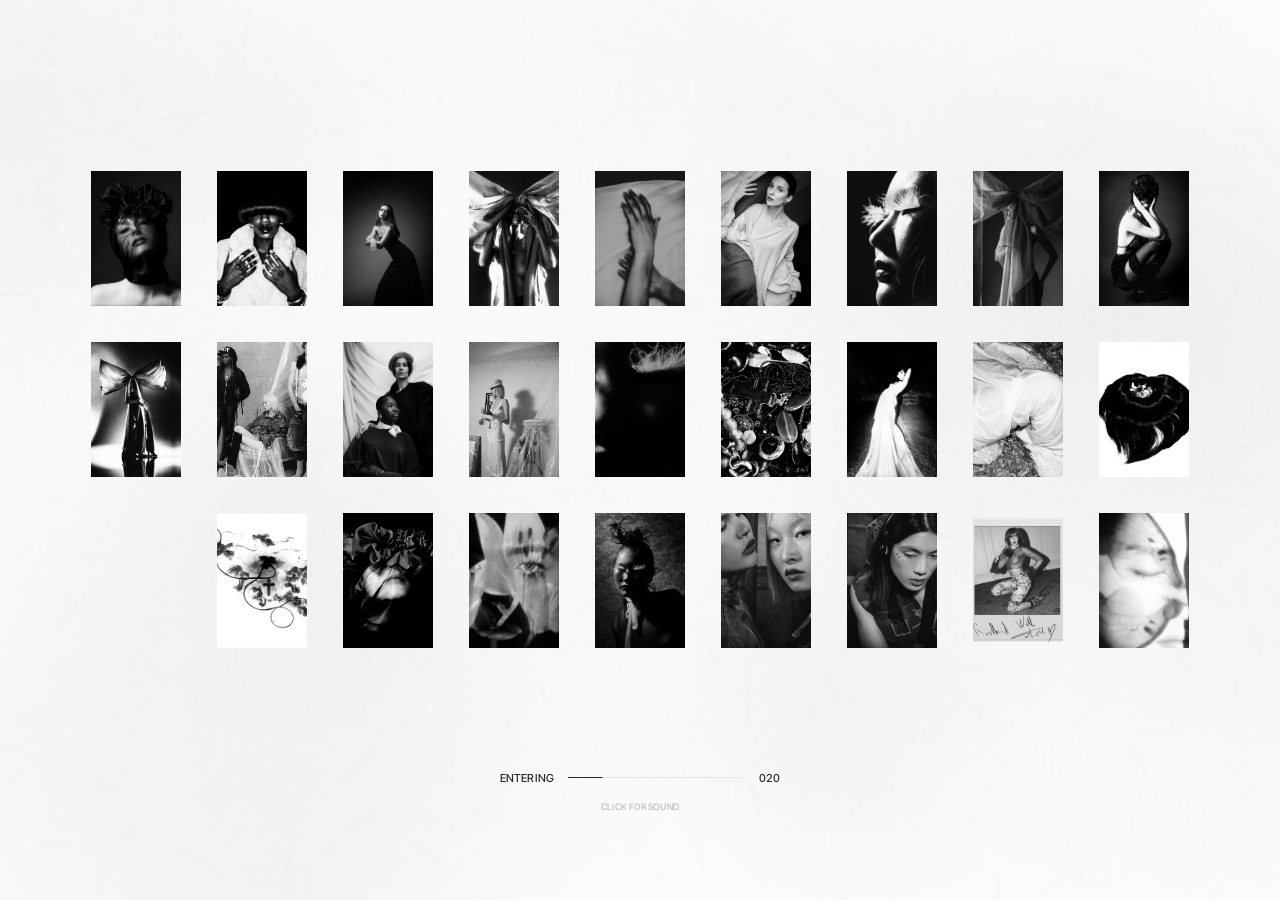
<file: index.html>
<!doctype html>
<html lang="en">
<head>
  <meta charset="utf-8">
  <meta name="viewport" content="width=device-width, initial-scale=1, viewport-fit=cover">
  <title>Marguerite Le Petit</title>
  <meta name="description" content="Marguerite Le Petit: photography, videography, art direction and digital project management. Based in Paris.">
  <meta name="theme-color" content="#ffffff">
  <script>if (!("onpagereveal" in window)) document.documentElement.classList.add("no-vt");</script>
  <link rel="preconnect" href="https://fonts.googleapis.com">
  <link rel="preconnect" href="https://fonts.gstatic.com" crossorigin>
  <link href="https://fonts.googleapis.com/css2?family=Inter+Tight:wght@400;500&display=swap" rel="stylesheet">
  <link rel="icon" href="assets/mark-64.png" type="image/png" sizes="64x64">
  <link rel="icon" href="assets/mark-32.png" type="image/png" sizes="32x32">
  <link rel="shortcut icon" href="favicon.ico">
  <link rel="stylesheet" href="css/style.css?v=202610142108">
</head>
<body class="gallery" data-page="home">
  <div id="entry" class="entry"></div>
  <header id="site-header"></header>
  <main>
    <div id="stage"></div>
    <div id="index"></div>
  </main>
  <footer id="site-footer"></footer>
  <script src="js/data.js?v=202610142108"></script>
  <script src="js/site.js?v=202610142108"></script>
  <script src="js/home.js?v=202610142108"></script>
</body>
</html>
</file>
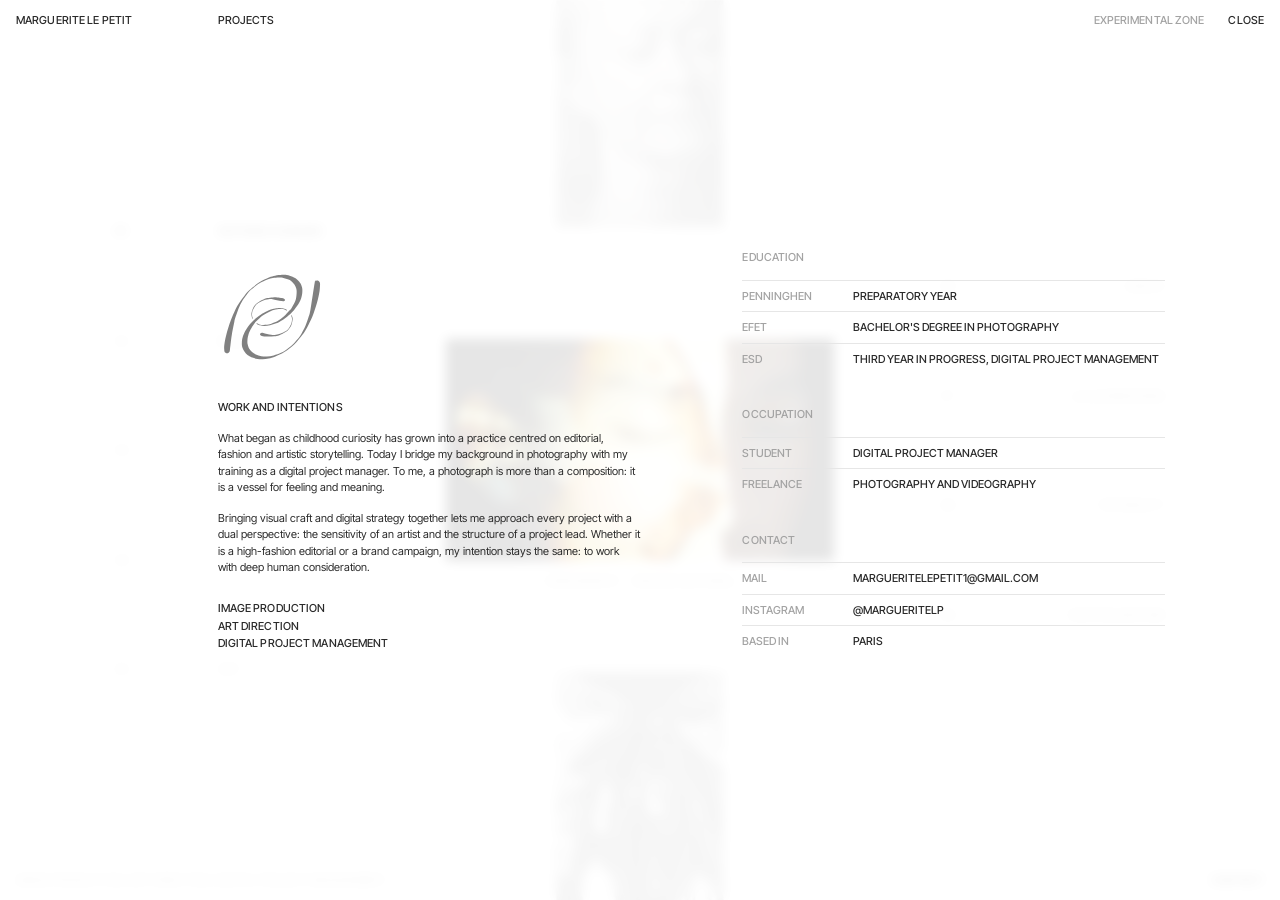
<file: about.html>
<!doctype html>
<html lang="en">
<head>
  <meta charset="utf-8">
  <meta name="viewport" content="width=device-width, initial-scale=1, viewport-fit=cover">
  <title>About, Marguerite Le Petit</title>
  <meta name="description" content="Marguerite Le Petit: photography, videography, art direction and digital project management. Based in Paris.">
  <meta name="theme-color" content="#ffffff">
  <script>if (!("onpagereveal" in window)) document.documentElement.classList.add("no-vt");</script>
  <link rel="preconnect" href="https://fonts.googleapis.com">
  <link rel="preconnect" href="https://fonts.gstatic.com" crossorigin>
  <link href="https://fonts.googleapis.com/css2?family=Inter+Tight:wght@400;500&display=swap" rel="stylesheet">
  <link rel="icon" href="assets/mark-64.png" type="image/png" sizes="64x64">
  <link rel="icon" href="assets/mark-32.png" type="image/png" sizes="32x32">
  <link rel="shortcut icon" href="favicon.ico">
  <link rel="stylesheet" href="css/style.css?v=202610142108">
</head>
<body class="gallery" data-page="home" data-about="open">
  <div id="entry" class="entry"></div>
  <header id="site-header"></header>
  <main>
    <div id="stage"></div>
    <div id="index"></div>
  </main>
  <footer id="site-footer"></footer>
  <script src="js/data.js?v=202610142108"></script>
  <script src="js/site.js?v=202610142108"></script>
  <script src="js/home.js?v=202610142108"></script>
</body>
</html>
</file>
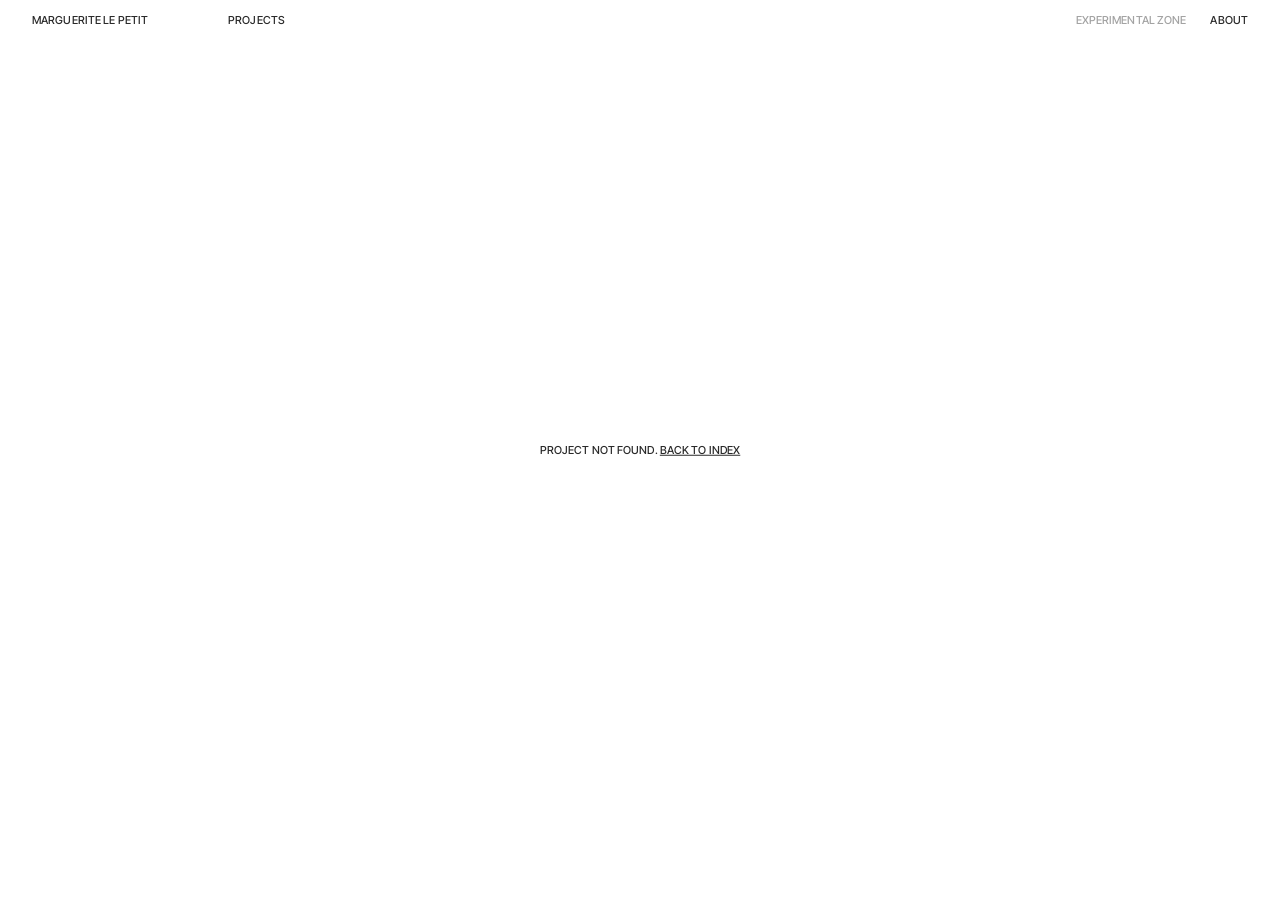
<file: project.html>
<!doctype html>
<html lang="en">
<head>
  <meta charset="utf-8">
  <meta name="viewport" content="width=device-width, initial-scale=1, viewport-fit=cover">
  <title>Project, Marguerite Le Petit</title>
  <meta name="description" content="Marguerite Le Petit: photography, videography, art direction and digital project management. Based in Paris.">
  <meta name="theme-color" content="#ffffff">
  <script>if (!("onpagereveal" in window)) document.documentElement.classList.add("no-vt");</script>
  <link rel="preconnect" href="https://fonts.googleapis.com">
  <link rel="preconnect" href="https://fonts.gstatic.com" crossorigin>
  <link href="https://fonts.googleapis.com/css2?family=Inter+Tight:wght@400;500&display=swap" rel="stylesheet">
  <link rel="icon" href="assets/mark-64.png" type="image/png" sizes="64x64">
  <link rel="icon" href="assets/mark-32.png" type="image/png" sizes="32x32">
  <link rel="shortcut icon" href="favicon.ico">
  <link rel="stylesheet" href="css/style.css?v=202610142108">
</head>
<body data-page="project">
  <header id="site-header"></header>
  <main id="project"></main>
  <footer id="site-footer"></footer>
  <script src="js/data.js?v=202610142108"></script>
  <script src="js/site.js?v=202610142108"></script>
  <script src="js/project.js?v=202610142108"></script>
</body>
</html>
</file>
<file: css/style.css>
/*
  Design: small uppercase grotesk pinned to the corners, white for the
  index and the photo/case pages, black for film and the experimental zone.
  The font is Inter Tight; swap --font for Neue Montreal (Pangram Pangram)
  if you license it.
*/

:root {
  --bg: #ffffff;
  --fg: #2a2a2a; /* ink: a soft dark grey, never pure black on text */
  --muted: #a3a3a3;
  --line: #e6e6e6;
  --placeholder: #f1f1f1;
  --overlay: rgba(255, 255, 255, 0.9);
  --pad: 16px;
  --font: "Inter Tight", "Helvetica Neue", Helvetica, Arial, sans-serif;
  --ease: cubic-bezier(0.77, 0, 0.18, 1);
  --ease-out: cubic-bezier(0.16, 1, 0.3, 1);
}

.theme-dark {
  --bg: #0b0b0b;
  --fg: #f0f0f0;
  --muted: #6f6f6f;
  --line: #262626;
  --placeholder: #161616;
  --overlay: rgba(11, 11, 11, 0.92);
  color-scheme: dark;
}

*,
*::before,
*::after {
  box-sizing: border-box;
}

html {
  -webkit-text-size-adjust: 100%;
  background: var(--bg);
}

body {
  margin: 0;
  background: var(--bg);
  color: var(--fg);
  font-family: var(--font);
  font-size: 11px;
  line-height: 1.5;
  font-weight: 400;
  -webkit-font-smoothing: antialiased;
}

a {
  color: inherit;
  text-decoration: none;
}

button {
  font: inherit;
  color: inherit;
  background: none;
  border: 0;
  padding: 0;
  cursor: pointer;
  text-transform: inherit;
  letter-spacing: inherit;
}

img,
video,
iframe,
canvas {
  display: block;
}

ul,
ol,
dl,
dd {
  list-style: none;
  margin: 0;
  padding: 0;
}

p,
h1,
h2,
figure,
blockquote {
  margin: 0;
}

:focus-visible {
  outline: 1px solid var(--fg);
  outline-offset: 3px;
}

.ui,
#site-header,
#site-footer {
  font-size: 11px;
  font-weight: 500;
  text-transform: uppercase;
  letter-spacing: 0.01em;
}

h1.ui,
h2.ui {
  font-size: 11px;
  font-weight: 500;
}

.muted {
  color: var(--muted);
}

.display {
  font-size: clamp(44px, 9.5vw, 160px);
  line-height: 0.86;
  letter-spacing: -0.045em;
  font-weight: 500;
  text-transform: uppercase;
}

.text {
  display: flex;
  flex-direction: column;
  gap: 0.9em;
  max-width: 46ch;
}

.back {
  color: var(--muted);
  transition: color 0.25s;
}

.back:hover {
  color: var(--fg);
}

/* ── Page transitions ───────────────────────────────────── */

@view-transition {
  navigation: auto;
}

::view-transition-old(root) {
  animation: vt-out 0.45s var(--ease) both;
}

::view-transition-new(root) {
  animation: vt-in 0.75s var(--ease-out) 0.1s both;
}

@keyframes vt-out {
  to {
    opacity: 0;
  }
}

@keyframes vt-in {
  from {
    opacity: 0;
    transform: translateY(18px);
  }
}

/* The clicked image glides into place on the next page. */
::view-transition-group(hero) {
  z-index: 50;
  animation-duration: 0.95s;
  animation-timing-function: var(--ease);
}

::view-transition-old(hero),
::view-transition-new(hero) {
  width: 100%;
  height: 100%;
  object-fit: cover;
  animation-duration: 0.95s;
}

/* The header stays put while pages change beneath it. */
#site-header {
  view-transition-name: site-header;
}

::view-transition-group(site-header) {
  animation: none;
}

/* Fallback fade for browsers without cross-document view transitions. */
.no-vt body {
  animation: page-in 0.6s var(--ease-out) both;
}

.no-vt.is-leaving body {
  opacity: 0;
  transition: opacity 0.35s ease;
}

@keyframes page-in {
  from {
    opacity: 0;
  }
}

/* ── Header & footer ────────────────────────────────────── */

#site-header {
  position: fixed;
  top: 0;
  left: 0;
  right: 0;
  z-index: 40;
  height: 40px;
  pointer-events: none;
}

#site-header > * {
  position: absolute;
  top: 12px;
  pointer-events: auto;
}

.name {
  left: var(--pad);
}

.projects-link {
  left: 17%;
}

.right {
  right: var(--pad);
  display: flex;
  gap: 24px;
}

.projects-link,
.right a {
  color: var(--muted);
  transition: color 0.25s;
}

.projects-link:hover,
.projects-link[aria-current],
.right a:hover,
.right a[aria-current] {
  color: var(--fg);
}

.short {
  display: none;
}

/* Over film, the header inverts against the picture. */
.t-film-page #site-header {
  color: #fff;
  mix-blend-mode: difference;
}

/* On scrolling pages, a solid strip keeps the header legible. */
[data-page="project"]:not(.t-film-page) #site-header,
#site-footer {
  position: fixed;
  left: var(--pad);
  right: var(--pad);
  bottom: 12px;
  z-index: 30;
  display: flex;
  justify-content: space-between;
  gap: 24px;
  pointer-events: none;
}

#site-footer > * {
  pointer-events: auto;
}

#site-footer:empty {
  display: none;
}

@media (max-width: 760px) {
  #site-header {
    background: var(--bg);
  }
  .projects-link {
    left: 45%;
  }
  .right .long {
    display: none;
  }
  .right .short {
    display: inline;
  }
  .right {
    gap: 16px;
  }
  #site-footer {
    left: 0;
    right: 0;
    bottom: 0;
    padding: 10px var(--pad) 12px;
    background: var(--bg);
  }
  .t-film-page #site-header {
    background: transparent;
  }
}

/* ── Intro ──────────────────────────────────────────────── */

.entry-active,
.entry-active body {
  overflow: hidden;
}

.entry {
  position: fixed;
  inset: 0;
  z-index: 90;
  background: #fff;
  color: var(--fg);
  overflow: hidden;
  transition: opacity 0.7s ease, visibility 0.7s;
}

.entry.done {
  opacity: 0;
  visibility: hidden;
}

.mosaic {
  position: absolute;
  inset: 0;
}

/* Tracing paper behind the tiles (drawn by paperTexture in home.js):
   milky clouds and faint fibres, softly blurred, drifting very slowly. */
.paper {
  position: absolute;
  inset: -6%;
  width: 112%;
  height: 112%;
  pointer-events: none;
  filter: blur(1.4px);
  animation: paper-drift 40s ease-in-out infinite alternate;
}

@keyframes paper-drift {
  from {
    transform: translate3d(-1.8%, -1.2%, 0) rotate(-0.4deg) scale(1.01);
  }
  to {
    transform: translate3d(1.8%, 1.2%, 0) rotate(0.4deg) scale(1.04);
  }
}

/* Small portrait tiles; "on" fades them in, off fades them to white. */
.m-tile {
  position: absolute;
  will-change: transform;
}

.m-tile img {
  width: 100%;
  height: 100%;
  object-fit: cover;
  filter: grayscale(1);
  opacity: 0;
  transition: opacity 1.8s cubic-bezier(0.45, 0, 0.55, 1);
}

.m-tile.on img {
  opacity: 1;
}

.entry-load {
  position: absolute;
  left: 50%;
  width: min(280px, 70vw);
  transform: translateX(-50%);
  display: flex;
  align-items: center;
  gap: 14px;
  transition: opacity 0.5s ease;
}

.entry-line {
  position: relative;
  flex: 1;
  height: 1px;
  background: #e6e6e6;
  overflow: hidden;
}

.entry-line span {
  position: absolute;
  inset: 0;
  background: var(--fg);
  transform: scaleX(0);
  transform-origin: left;
}

.entry-pct {
  min-width: 2.2em;
  text-align: right;
  font-variant-numeric: tabular-nums;
}

.entry-sound {
  position: absolute;
  top: calc(100% + 14px);
  left: 0;
  right: 0;
  font-size: 9px;
  text-align: center;
  opacity: 0.7;
  transition: opacity 0.6s ease;
}

.entry.sound-on .entry-sound {
  opacity: 0;
}

.entry.leaving .entry-load {
  opacity: 0;
}

/* ── Home: endless column ───────────────────────────────── */

body.gallery {
  overflow: hidden;
  height: 100vh;
  height: 100dvh;
  overscroll-behavior: none;
}

#stage {
  position: fixed;
  inset: 0;
  overflow: hidden;
  touch-action: none;
}

.item {
  position: absolute;
  top: 0;
  left: 50%;
  overflow: hidden;
  transform-origin: 50% 50%;
  will-change: transform, opacity;
}

.focus-caption {
  position: fixed;
  top: 0;
  left: 50%;
  z-index: 5;
  margin: 0;
  color: var(--muted);
  white-space: nowrap;
  pointer-events: none;
}

/* The picture is taller than its frame and drifts inside it while scrolling
   (--py goes from 1 at the bottom of the screen to -1 at the top). */
.item img {
  position: absolute;
  left: 0;
  top: -12%;
  width: 100%;
  height: 124%;
  transform: translate3d(0, calc(var(--py, 0) * 9%), 0);
  filter: grayscale(var(--g, 0));
  object-fit: cover;
  background: var(--placeholder);
  clip-path: inset(50% 50% 50% 50%);
  user-select: none;
  -webkit-user-drag: none;
}

.ready .item img {
  clip-path: inset(0);
  transition: clip-path 1.1s var(--ease) var(--d, 0s);
}

.badge {
  position: absolute;
  left: 8px;
  bottom: 8px;
  color: #fff;
  mix-blend-mode: difference;
}

/* Two-column index, left and right of the column. */
#index {
  position: fixed;
  inset: 0;
  z-index: 10;
  pointer-events: none;
}

.index-col {
  position: absolute;
  top: 50%;
  transform: translateY(-50%);
  display: flex;
  flex-direction: column;
  gap: max(10px, min(calc(12vh - 15px), calc(72vh / var(--rows, 6) - 15px)));
}

.index-col.left {
  left: 9%;
  width: 22%;
}

.index-col.right {
  left: 73.5%;
  right: 9%;
}

.index-col button {
  display: flex;
  width: 100%;
  font-weight: 500;
  text-transform: uppercase;
  text-align: left;
  color: var(--muted);
  pointer-events: auto;
  transition: color 0.3s;
}

.index-col button:hover,
.index-col button.is-active {
  color: var(--fg);
}

.index-col .num {
  flex: none;
  width: 8vw;
}

.index-col .title {
  overflow: hidden;
  text-overflow: ellipsis;
  white-space: nowrap;
}

.index-col.right button {
  justify-content: space-between;
}

.footer-left .disciplines {
  color: var(--muted);
}

.active-label {
  display: none;
}

@media (max-width: 760px) {
  #index,
  .footer-left .disciplines {
    display: none;
  }
  .active-label {
    display: inline;
  }
}

/* ── Cursor ─────────────────────────────────────────────── */

.has-cursor,
.has-cursor * {
  cursor: none !important;
}

.cursor {
  position: fixed;
  top: 0;
  left: 0;
  z-index: 200;
  pointer-events: none;
  color: #fff;
  mix-blend-mode: difference;
}

/* A thin plus sign. Over pictures and over any clickable text it becomes a
   filled square that inverts what's beneath ("difference" blending), with
   a label over pictures. */
.cursor-box {
  position: absolute;
  width: 13px;
  height: 13px;
  border-radius: 0;
  transform: translate(-50%, -50%);
  transition: width 0.4s var(--ease), height 0.4s var(--ease), transform 0.45s var(--ease),
    border-radius 0.4s var(--ease), background-color 0.3s;
}

.cursor-box::before,
.cursor-box::after {
  content: "";
  position: absolute;
  background: #fff;
  transition: opacity 0.25s;
}

.cursor-box::before {
  left: 50%;
  top: 0;
  bottom: 0;
  width: 1px;
  transform: translateX(-50%);
}

.cursor-box::after {
  top: 50%;
  left: 0;
  right: 0;
  height: 1px;
  transform: translateY(-50%);
}

/* Over pictures and clickable text: a filled square that inverts what's
   beneath it. */
.cursor.is-label .cursor-box,
.cursor.is-title .cursor-box {
  width: 20px;
  height: 20px;
  background: #fff;
  transform: translate(-50%, -50%);
}

.cursor.is-title .cursor-box {
  width: 12px;
  height: 12px;
}

.cursor.is-label .cursor-box::before,
.cursor.is-label .cursor-box::after,
.cursor.is-title .cursor-box::before,
.cursor.is-title .cursor-box::after {
  opacity: 0;
}

.cursor.is-down .cursor-box {
  width: 9px;
  height: 9px;
}

.cursor-label {
  position: absolute;
  left: 20px;
  top: -7px;
  font-size: 11px;
  font-weight: 500;
  text-transform: uppercase;
  white-space: nowrap;
  opacity: 0;
  transform: translateX(-6px);
  transition: opacity 0.25s, transform 0.35s var(--ease-out);
}

.cursor.is-label .cursor-label {
  opacity: 1;
  transform: none;
}

/* ── About overlay ──────────────────────────────────────── */

.about {
  position: fixed;
  inset: 0;
  z-index: 35;
  background: var(--overlay);
  -webkit-backdrop-filter: blur(6px);
  backdrop-filter: blur(6px);
  opacity: 0;
  visibility: hidden;
  overflow-y: auto;
  transition: opacity 0.5s ease, visibility 0.5s;
}

.about-open .about {
  opacity: 1;
  visibility: visible;
}

.about-inner {
  min-height: 100%;
  display: grid;
  grid-template-columns: minmax(0, 1fr) minmax(0, 1fr);
  align-items: center;
  gap: 8vw;
  padding: 96px 9% 72px 17%;
}

.about-col {
  display: flex;
  flex-direction: column;
  gap: 14px;
  max-width: 440px;
  transform: translateY(14px);
  transition: transform 0.7s var(--ease-out);
}

.about-open .about-col {
  transform: none;
}

.about-logo {
  width: 108px;
  height: auto;
  margin-bottom: 22px;
  overflow: visible;
  /* comes into focus: blurred and faint, then sharp */
  opacity: 0;
  filter: blur(14px);
  transform: scale(1.04);
  /* reset only after the panel has faded out */
  transition: opacity 0s 0.5s, filter 0s 0.5s, transform 0s 0.5s;
}

.about-logo path {
  fill: #808080;
}

.about-open .about-logo {
  opacity: 1;
  filter: blur(0);
  transform: none;
  transition: opacity 3s ease 0.3s, filter 4.2s cubic-bezier(0.25, 0.1, 0.25, 1) 0.3s, transform 4.6s var(--ease-out) 0.3s;
}

@media (prefers-reduced-motion: reduce) {
  .about-logo,
  .about-open .about-logo {
    opacity: 1;
    filter: none;
    transform: none;
    transition: none;
  }
}

.about-col .disciplines {
  margin-top: 10px;
  line-height: 1.6;
}

.rows {
  margin-bottom: 18px;
}

.rows li {
  display: grid;
  grid-template-columns: 9em 1fr;
  gap: 12px;
  padding: 7px 0;
  border-top: 1px solid var(--line);
  text-transform: uppercase;
  font-weight: 500;
}

.rows li > :first-child {
  color: var(--muted);
}

.rows a:hover {
  color: var(--muted);
}

@media (max-width: 760px) {
  .about-inner {
    grid-template-columns: 1fr;
    gap: 40px;
    padding: 88px var(--pad) 64px;
  }
}

/* ── Scroll reveal ──────────────────────────────────────── */

[data-reveal] {
  opacity: 0;
  transform: translateY(28px);
  transition: opacity 1s ease, transform 1.2s var(--ease-out);
}

[data-reveal].in {
  opacity: 1;
  transform: none;
}

figure[data-reveal] img {
  clip-path: inset(0 0 100% 0);
  transition: clip-path 1.3s var(--ease);
}

figure[data-reveal].in img {
  clip-path: inset(0);
}

/* Project text arriving in a cascade (see cascadeText). */
.cascade {
  opacity: 0;
  transform: translateY(12px);
  filter: blur(3px);
  transition: opacity 1.1s ease var(--d), transform 1.3s var(--ease-out) var(--d), filter 1.1s ease var(--d);
}

.cascade-in .cascade {
  opacity: 1;
  transform: none;
  filter: none;
}

/* ── Lightbox ───────────────────────────────────────────── */

.lb-open,
.lb-open body {
  overflow: hidden;
}

.lightbox {
  position: fixed;
  inset: 0;
  z-index: 100;
  background: var(--bg);
  display: flex;
  align-items: center;
  justify-content: center;
  padding: 48px var(--pad);
  opacity: 0;
  transition: opacity 0.3s ease;
}

.lightbox.open {
  opacity: 1;
}

.lightbox[hidden] {
  display: none;
}

.lightbox img {
  max-width: 100%;
  max-height: 100%;
  object-fit: contain;
}

.lb-close {
  position: absolute;
  top: 12px;
  right: var(--pad);
}

.lb-prev,
.lb-next,
.lb-count {
  position: absolute;
  bottom: 12px;
}

.lb-prev {
  left: var(--pad);
}

.lb-next {
  right: var(--pad);
}

.lb-count {
  left: 50%;
  transform: translateX(-50%);
  font-variant-numeric: tabular-nums;
}

/* ── Shared project parts ───────────────────────────────── */

.meta {
  display: flex;
  flex-direction: column;
  gap: 10px;
}

.meta dt {
  color: var(--muted);
}

[data-lightbox] {
  cursor: zoom-in;
}

figcaption.ui {
  margin-top: 8px;
  font-variant-numeric: tabular-nums;
}

img[data-lightbox],
.case-media img,
.tile img {
  background: var(--placeholder);
}

/* Next project: a slim indicator; scrolling on fills the line. */
.next {
  min-height: 26vh;
  display: flex;
  flex-direction: column;
  justify-content: flex-end;
  gap: 14px;
  padding: 6vh var(--pad) 18px;
  border-top: 1px solid var(--line);
}

.next-link {
  display: flex;
  align-items: center;
  gap: 20px;
}

.next-name {
  white-space: nowrap;
}

.next-bar {
  flex: 1;
  height: 1px;
  background: var(--line);
  overflow: hidden;
}

.next-bar span {
  display: block;
  height: 100%;
  background: var(--fg);
  transform: scaleX(0);
  transform-origin: left;
}

.next-pct {
  min-width: 4em;
  text-align: right;
  font-variant-numeric: tabular-nums;
}

.next-hint {
  display: flex;
  gap: 8px;
  transition: opacity 0.3s;
}

.next-arrow {
  display: inline-block;
  animation: nudge 1.6s ease-in-out infinite;
}

@keyframes nudge {
  50% {
    transform: translateY(4px);
  }
}

.pulling .next-hint {
  opacity: 0;
}

/* Page wipe used when moving on to the next project. */
.wipe {
  position: fixed;
  inset: 0;
  z-index: 150;
  background: #0b0b0b;
  transform: translateY(100%);
  transition: transform 0.65s var(--ease);
  pointer-events: none;
}

.wipe.cover {
  transform: none;
}

.wipe.lift {
  transform: translateY(-100%);
}

.not-found {
  position: fixed;
  top: 50%;
  left: 50%;
  transform: translate(-50%, -50%);
}

.not-found a {
  text-decoration: underline;
}

/* ── Series (photography) ───────────────────────────────── */

.series-info {
  position: fixed;
  top: 0;
  bottom: 0;
  left: var(--pad);
  width: calc(28vw - var(--pad) * 2);
  padding: 96px 0 40px;
  overflow-y: auto;
  scrollbar-width: none;
  display: flex;
  flex-direction: column;
  gap: 18px;
}

.at-next .series-info {
  opacity: 0;
  pointer-events: none;
}

.series-info {
  transition: opacity 0.5s ease;
}

.series-info::-webkit-scrollbar {
  display: none;
}

.series-info h1 {
  margin-top: -12px;
}

.series-info blockquote {
  font-size: 15px;
  line-height: 1.3;
  letter-spacing: -0.01em;
  max-width: 24em;
}

.series-media {
  --mw: calc(70vw - var(--pad));
  margin-left: 30vw;
  margin-right: var(--pad);
  padding: 96px 0 16vh;
  display: flex;
  flex-direction: column;
  gap: 16vh;
}

.row {
  display: flex;
  gap: 12px;
}

.row img {
  width: 100%;
  height: auto;
  aspect-ratio: var(--r);
}

.row-full figure {
  width: 100%;
  display: flex;
  flex-direction: column;
  align-items: center;
}

.row-full img {
  width: auto;
  max-width: 100%;
  height: min(88vh, calc(var(--mw) / var(--r)));
}

.row-full figcaption {
  align-self: flex-start;
}

.row-pair figure {
  flex: 1;
  min-width: 0;
}

.row-left figure,
.row-right figure {
  width: min(52%, calc(80vh * var(--r)));
}

.row-right {
  justify-content: flex-end;
}

/* ── Film (videography) ─────────────────────────────────── */

.film-hero {
  position: relative;
  height: 100vh;
  height: 100svh;
  overflow: hidden;
  background: #000;
}

.film-video {
  position: absolute;
  inset: 0;
  width: 100%;
  height: 100%;
  object-fit: cover;
}

.film-overlay {
  position: absolute;
  left: var(--pad);
  right: var(--pad);
  bottom: 52px;
  color: #fff;
  mix-blend-mode: difference;
  pointer-events: none;
}

.film-overlay .display {
  margin-top: 10px;
  animation: rise 1.2s var(--ease-out) 0.25s both;
}

@keyframes rise {
  from {
    opacity: 0;
    transform: translateY(40%);
  }
}

.film-controls {
  position: absolute;
  left: var(--pad);
  right: var(--pad);
  bottom: 14px;
  display: flex;
  align-items: center;
  gap: 20px;
  color: #fff;
  mix-blend-mode: difference;
}

.film-progress {
  flex: 1;
  height: 1px;
  background: rgba(255, 255, 255, 0.3);
  overflow: hidden;
}

.film-progress span {
  display: block;
  height: 100%;
  background: #fff;
  transform: scaleX(0);
  transform-origin: left;
}

.film-time {
  font-variant-numeric: tabular-nums;
}

.film-info {
  display: grid;
  grid-template-columns: minmax(0, 1fr) minmax(0, 1.3fr) minmax(0, 0.8fr);
  gap: 4vw;
  padding: 18vh var(--pad);
}

.film-info > div:first-child {
  display: flex;
  flex-direction: column;
  gap: 10px;
}

.film-info .back {
  margin-top: 14px;
}

.film-grid {
  padding: 0 var(--pad) 12vh;
}

.section-label {
  margin-bottom: 16px;
}

.tiles {
  columns: 3;
  column-gap: 12px;
}

.tile {
  position: relative;
  break-inside: avoid;
  margin-bottom: 12px;
}

.tile img {
  width: 100%;
  height: auto;
}

.tile-num {
  position: absolute;
  top: 8px;
  left: 8px;
  z-index: 1;
  color: #fff;
  mix-blend-mode: difference;
}

/* ── Case study (digital / branding) ────────────────────── */

.case-head {
  display: grid;
  grid-template-columns: minmax(0, 1fr) minmax(0, 1.4fr) minmax(0, 0.8fr);
  gap: 4vw;
  padding: 120px var(--pad) 10vh;
}

.case-head > div:first-child {
  display: flex;
  flex-direction: column;
  gap: 6px;
}

.case-hero {
  display: flex;
  justify-content: center;
  margin: 0 var(--pad) 18vh;
}

.case-hero img {
  width: auto;
  max-width: 100%;
  height: min(90vh, calc((100vw - var(--pad) * 2) / var(--r)));
  aspect-ratio: var(--r);
}

.case-sec {
  display: grid;
  grid-template-columns: 26vw minmax(0, 1fr);
  gap: 2vw;
  padding: 0 var(--pad);
  margin-bottom: 18vh;
}

.case-sec.cont {
  margin-top: -14vh;
}

.case-label {
  position: sticky;
  top: 72px;
  align-self: start;
  display: flex;
  flex-direction: column;
  gap: 16px;
  max-width: 36ch;
}

.items div {
  padding: 9px 0;
  border-top: 1px solid var(--line);
}

.items dt {
  margin-bottom: 4px;
}

.case-media {
  display: grid;
  gap: 12px;
  align-items: start;
}

.layout-grid-2 {
  grid-template-columns: repeat(2, minmax(0, 1fr));
}

.layout-grid-3 {
  grid-template-columns: repeat(3, minmax(0, 1fr));
}

.layout-grid-4 {
  grid-template-columns: repeat(4, minmax(0, 1fr));
}

.layout-grid-5 {
  grid-template-columns: repeat(5, minmax(0, 1fr));
}

.layout-single-narrow {
  grid-template-columns: minmax(0, 340px);
}

.span-all {
  grid-column: 1 / -1;
}

.case-media img,
.case-media video {
  width: 100%;
  height: auto;
}

.case-media video {
  background: #000;
}

.case-quote {
  max-width: 24em;
  margin: 0 var(--pad) 18vh calc(26vw + 2vw + var(--pad));
  font-size: clamp(20px, 2.4vw, 34px);
  line-height: 1.15;
  letter-spacing: -0.02em;
}

.case-back {
  padding: 0 var(--pad) 10vh;
}

/* Never show Safari's own play button over the videos. */
video::-webkit-media-controls,
video::-webkit-media-controls-start-playback-button,
video::-webkit-media-controls-overlay-play-button {
  display: none !important;
  -webkit-appearance: none;
}

/* ── Experimental zone ──────────────────────────────────── */
/* White page, a short centred line of text, an opening index of
   project pictures, then the experimental pieces laid out like a magazine. */

.lab-text {
  position: absolute;
  top: 64px;
  left: 50%;
  z-index: 6;
  width: min(440px, calc(100vw - 2 * var(--pad)));
  transform: translateX(-50%);
  font-size: 10px;
  text-align: center;
  line-height: 1.6;
  letter-spacing: 0.02em;
  pointer-events: none;
}

/* Opening index (see runIndex in experimental.js) */
.ix-active,
.ix-active body {
  overflow: hidden;
}

.ix-stage {
  position: fixed;
  inset: 0;
  z-index: 5;
  background: var(--bg);
  transition: opacity 0.9s ease;
}

.ix-stage.gone {
  opacity: 0;
  pointer-events: none;
  transition: opacity 2s cubic-bezier(0.45, 0, 0.25, 1);
}

.ix-grid {
  position: absolute;
  inset: 0;
  opacity: 0;
  transition: opacity 1.1s ease;
}

.showing .ix-grid {
  opacity: 1;
}

.ix-cell {
  position: absolute;
  overflow: hidden;
}

.ix-cell img {
  display: block;
  width: 100%;
  height: 100%;
  object-fit: cover;
  filter: grayscale(1) contrast(1.05);
  transition: opacity 0.09s linear;
}

.ix-cell.blink img {
  opacity: 0;
}

/* Small plus marks at the grid corners, like the cursor. */
.ix-mark {
  position: absolute;
  width: 7px;
  height: 7px;
  margin: -3px 0 0 -3px;
  opacity: 0.55;
}

.ix-mark::before,
.ix-mark::after {
  content: "";
  position: absolute;
  background: var(--fg);
}

.ix-mark::before {
  left: 3px;
  top: 0;
  width: 1px;
  height: 7px;
}

.ix-mark::after {
  top: 3px;
  left: 0;
  width: 7px;
  height: 1px;
}


.ix-read {
  position: absolute;
  left: 50%;
  bottom: 22px;
  display: flex;
  gap: 18px;
  font-size: 10px;
  transform: translateX(-50%);
  font-variant-numeric: tabular-nums;
}

.ix-sound {
  transition: opacity 0.6s ease;
}

.sound-on .ix-sound {
  opacity: 0;
}

.leaving .ix-read {
  opacity: 0;
  transition: opacity 0.6s ease 0.3s;
}

.collage {
  position: relative;
  z-index: 1;
  overflow: hidden;
}

/* Pieces placed like a magazine spread (see SLOTS in experimental.js). */
.c-item {
  position: absolute;
  margin: 0;
  opacity: 0;
  transform: translateY(18px);
  filter: blur(6px);
  transition: opacity 1.2s ease var(--d), transform 1.5s var(--ease-out) var(--d), filter 1.2s ease var(--d);
}

.collage.in .c-item {
  opacity: 1;
  transform: none;
  filter: none;
}

.c-item video,
.c-item canvas,
.c-item img {
  display: block;
  width: 100%;
  height: 100%;
  object-fit: cover;
  pointer-events: none;
}

.c-item figcaption {
  position: absolute;
  white-space: nowrap;
  font-size: 10px;
}

.cap-below figcaption {
  top: calc(100% + 8px);
  left: 0;
}

.cap-right figcaption {
  bottom: 0;
  left: calc(100% + 14px);
}

.cap-left figcaption {
  bottom: 0;
  right: calc(100% + 14px);
}

.c-note {
  position: absolute;
  margin: 0;
  font-size: 11px;
  line-height: 1.5;
  color: var(--muted);
  opacity: 0;
  transition: opacity 1.4s ease var(--d);
}

.collage.in .c-note {
  opacity: 1;
}

/* Keep the scrollbar's space while the opening hides it, so the text
   doesn't shift when the page appears. */
html:has(body[data-page="experimental"]) {
  scrollbar-gutter: stable;
}

/* A piece seen large */
.s-view {
  position: fixed;
  inset: 0;
  z-index: 60;
  display: flex;
  flex-direction: column;
  align-items: center;
  justify-content: center;
  gap: 14px;
  padding: 72px var(--pad) 40px;
  background: rgba(255, 255, 255, 0.94);
  -webkit-backdrop-filter: blur(10px);
  backdrop-filter: blur(10px);
  opacity: 0;
  transition: opacity 0.4s ease;
}

.s-view.open {
  opacity: 1;
}

.s-view video,
.s-view img {
  max-width: min(100%, 1100px);
  max-height: calc(100vh - 160px);
  object-fit: contain;
  transform: scale(0.97);
  transition: transform 0.6s var(--ease-out);
}

.s-view.open video,
.s-view.open img {
  transform: none;
}

.s-view-cap {
  display: flex;
  gap: 32px;
}

/* ── Small screens ──────────────────────────────────────── */

@media (max-width: 760px) {
  .series-info {
    position: static;
    width: auto;
    padding: 96px var(--pad) 40px;
    overflow: visible;
  }
  .series-media {
    --mw: calc(100vw - var(--pad) * 2);
    margin: 0 var(--pad);
    padding-top: 0;
    gap: 56px;
  }
  .row-full img {
    height: auto;
    width: 100%;
  }
  .row-left figure,
  .row-right figure {
    width: 78%;
  }
  .row-pair {
    gap: 8px;
  }

  .film-info,
  .case-head {
    grid-template-columns: 1fr;
    gap: 32px;
    padding: 96px var(--pad) 72px;
  }
  .tiles {
    columns: 2;
    column-gap: 8px;
  }
  .tile {
    margin-bottom: 8px;
  }

  .case-hero {
    margin-bottom: 72px;
  }
  .case-hero img {
    width: 100%;
    height: auto;
  }
  .case-sec {
    grid-template-columns: 1fr;
    gap: 24px;
    margin-bottom: 88px;
  }
  .case-sec.cont {
    margin-top: -56px;
  }
  .case-label {
    position: static;
  }
  .layout-grid-3,
  .layout-grid-4,
  .layout-grid-5 {
    grid-template-columns: repeat(2, minmax(0, 1fr));
  }
  .case-quote {
    margin: 0 var(--pad) 88px;
  }

  .next-link {
    flex-wrap: wrap;
    gap: 10px 16px;
  }
  .next-bar {
    order: 5;
    flex-basis: 100%;
  }
  .next {
    padding-bottom: 64px;
  }
}

/* ── Reduced motion ─────────────────────────────────────── */

@media (prefers-reduced-motion: reduce) {
  *,
  *::before,
  *::after {
    transition-duration: 0.01ms !important;
    animation-duration: 0.01ms !important;
  }
  ::view-transition-group(*),
  ::view-transition-old(*),
  ::view-transition-new(*) {
    animation: none !important;
  }
}
</file>
